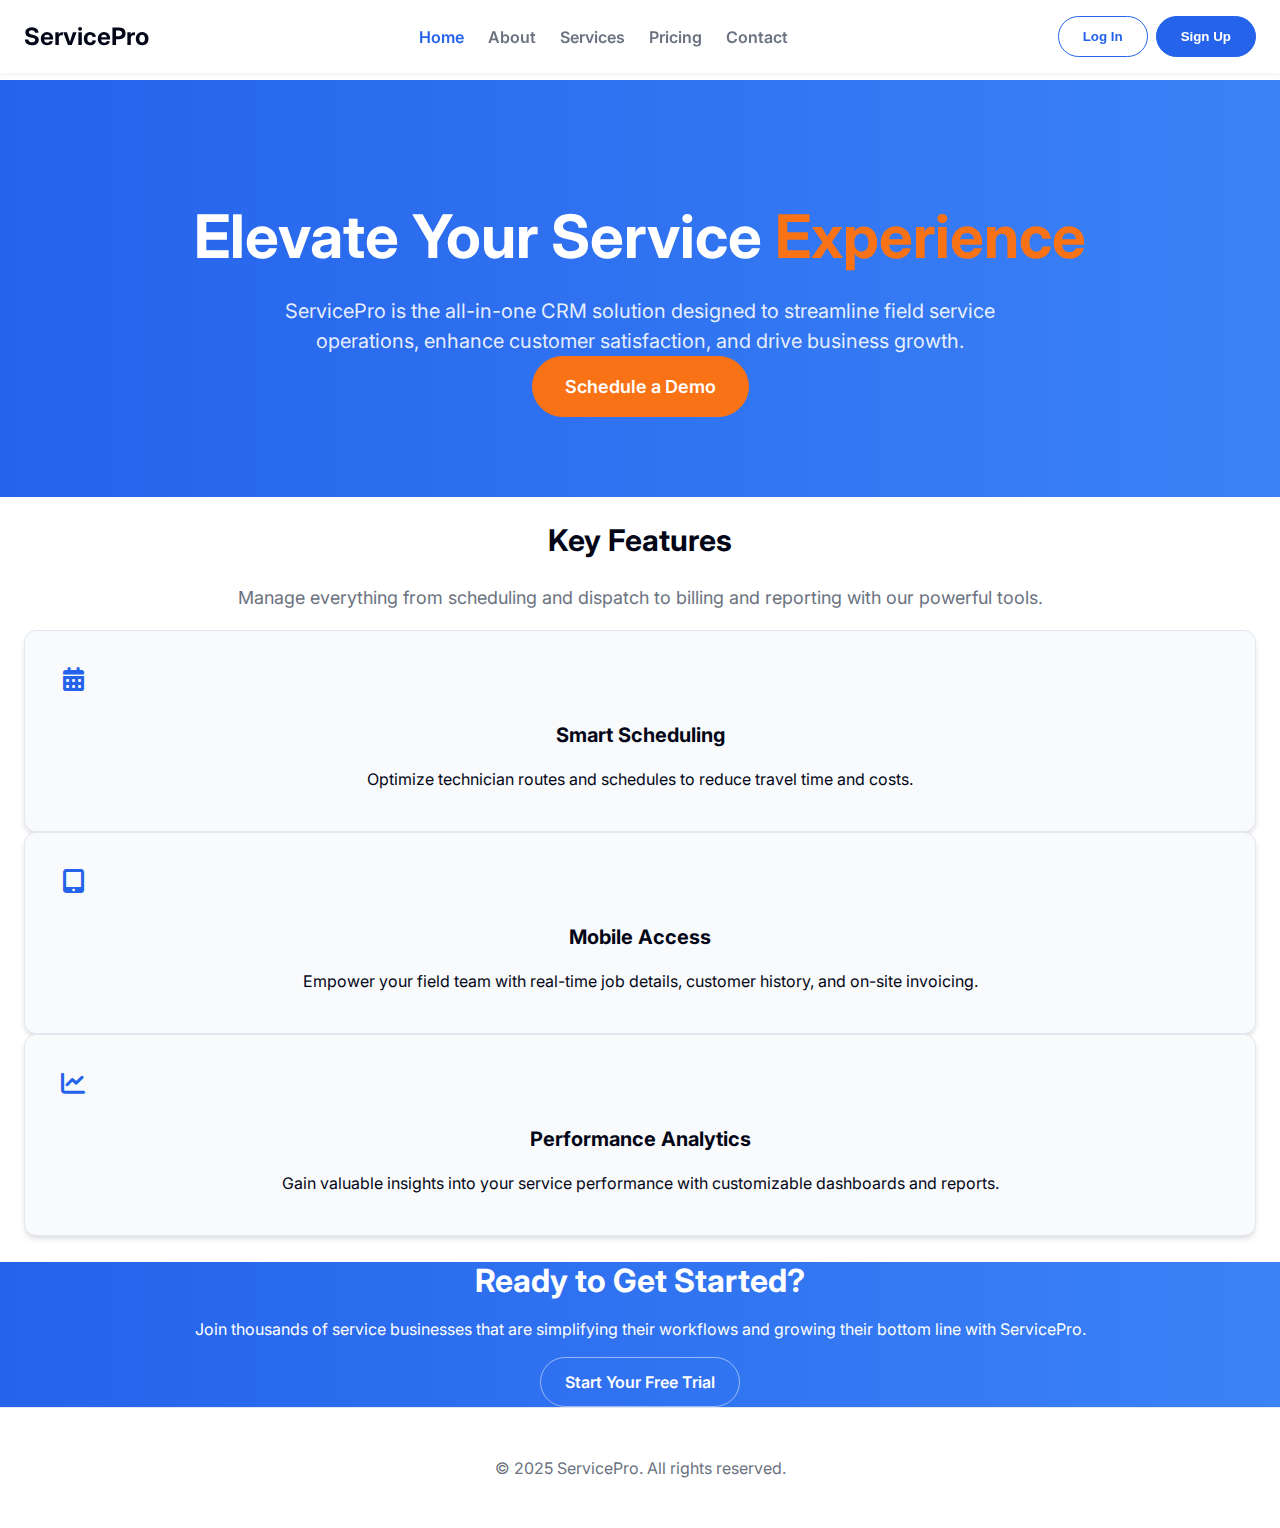
<file: index.html>
<!DOCTYPE html>
<html lang="en">

<head>
    <meta charset="UTF-8">
    <meta name="viewport" content="width=device-width, initial-scale=1.0">
    <title>ServicePro - Home</title>
    <link rel="stylesheet" href="style.css">
    <link rel="stylesheet" href="https://cdnjs.cloudflare.com/ajax/libs/font-awesome/6.0.0-beta3/css/all.min.css">
</head>

<body>

    <header class="header">
        <div class="container">
            <nav class="nav">
                <a href="#" class="logo">ServicePro</a>
                <ul class="nav-links">
                    <li><a href="index.html" class="active">Home</a></li>
                    <li><a href="about.html">About</a></li>
                    <li><a href="services.html">Services</a></li>
                    <li><a href="pricing.html">Pricing</a></li>
                    <li><a href="contact.html">Contact</a></li>
                </ul>
                <div class="nav-actions">
                    <button class="button button-secondary">Log In</button>
                    <button class="button button-primary">Sign Up</button>
                </div>
            </nav>
        </div>
    </header>

    <main class="main-content">
        <section class="hero-section">
            <div class="container text-center">
                <h1 class="hero-title">Elevate Your Service <span class="accent-text">Experience</span></h1>
                <p class="hero-subtitle">ServicePro is the all-in-one CRM solution designed to streamline field service operations, enhance customer satisfaction, and drive business growth.</p>
                <div class="mt-8">
                    <a href="#" class="button button-hero">Schedule a Demo</a>
                </div>
            </div>
        </section>

        <section class="py-20">
            <div class="container text-center">
                <h2 class="info-title">Key Features</h2>
                <p class="info-subtitle mb-12">Manage everything from scheduling and dispatch to billing and reporting with our powerful tools.</p>
                <div class="grid grid-cols-1 md:grid-cols-2 lg:grid-cols-3 gap-8">
                    <div class="card shadow-elevated text-left">
                        <div class="card-content flex-center-top">
                            <div class="icon-container primary-bg"><i class="fas fa-calendar-alt icon-primary"></i></div>
                            <div>
                                <h3>Smart Scheduling</h3>
                                <p class="text-muted">Optimize technician routes and schedules to reduce travel time and costs.</p>
                            </div>
                        </div>
                    </div>
                    <div class="card shadow-elevated text-left">
                        <div class="card-content flex-center-top">
                            <div class="icon-container primary-bg"><i class="fas fa-tablet-alt icon-primary"></i></div>
                            <div>
                                <h3>Mobile Access</h3>
                                <p class="text-muted">Empower your field team with real-time job details, customer history, and on-site invoicing.</p>
                            </div>
                        </div>
                    </div>
                    <div class="card shadow-elevated text-left">
                        <div class="card-content flex-center-top">
                            <div class="icon-container primary-bg"><i class="fas fa-chart-line icon-primary"></i></div>
                            <div>
                                <h3>Performance Analytics</h3>
                                <p class="text-muted">Gain valuable insights into your service performance with customizable dashboards and reports.</p>
                            </div>
                        </div>
                    </div>
                </div>
            </div>
        </section>

        <section class="py-20 bg-gradient-primary">
            <div class="container text-center">
                <h2 class="text-primary-foreground text-3xl md:text-4xl font-bold mb-4">Ready to Get Started?</h2>
                <p class="text-primary-foreground/80 text-lg max-w-2xl mx-auto mb-8">Join thousands of service businesses that are simplifying their workflows and growing their bottom line with ServicePro.</p>
                <a href="#" class="button button-outline-light">Start Your Free Trial</a>
            </div>
        </section>
    </main>

    <footer class="footer">
        <div class="container text-center">
            <p>&copy; 2025 ServicePro. All rights reserved.</p>
        </div>
    </footer>

</body>

</html>
</file>
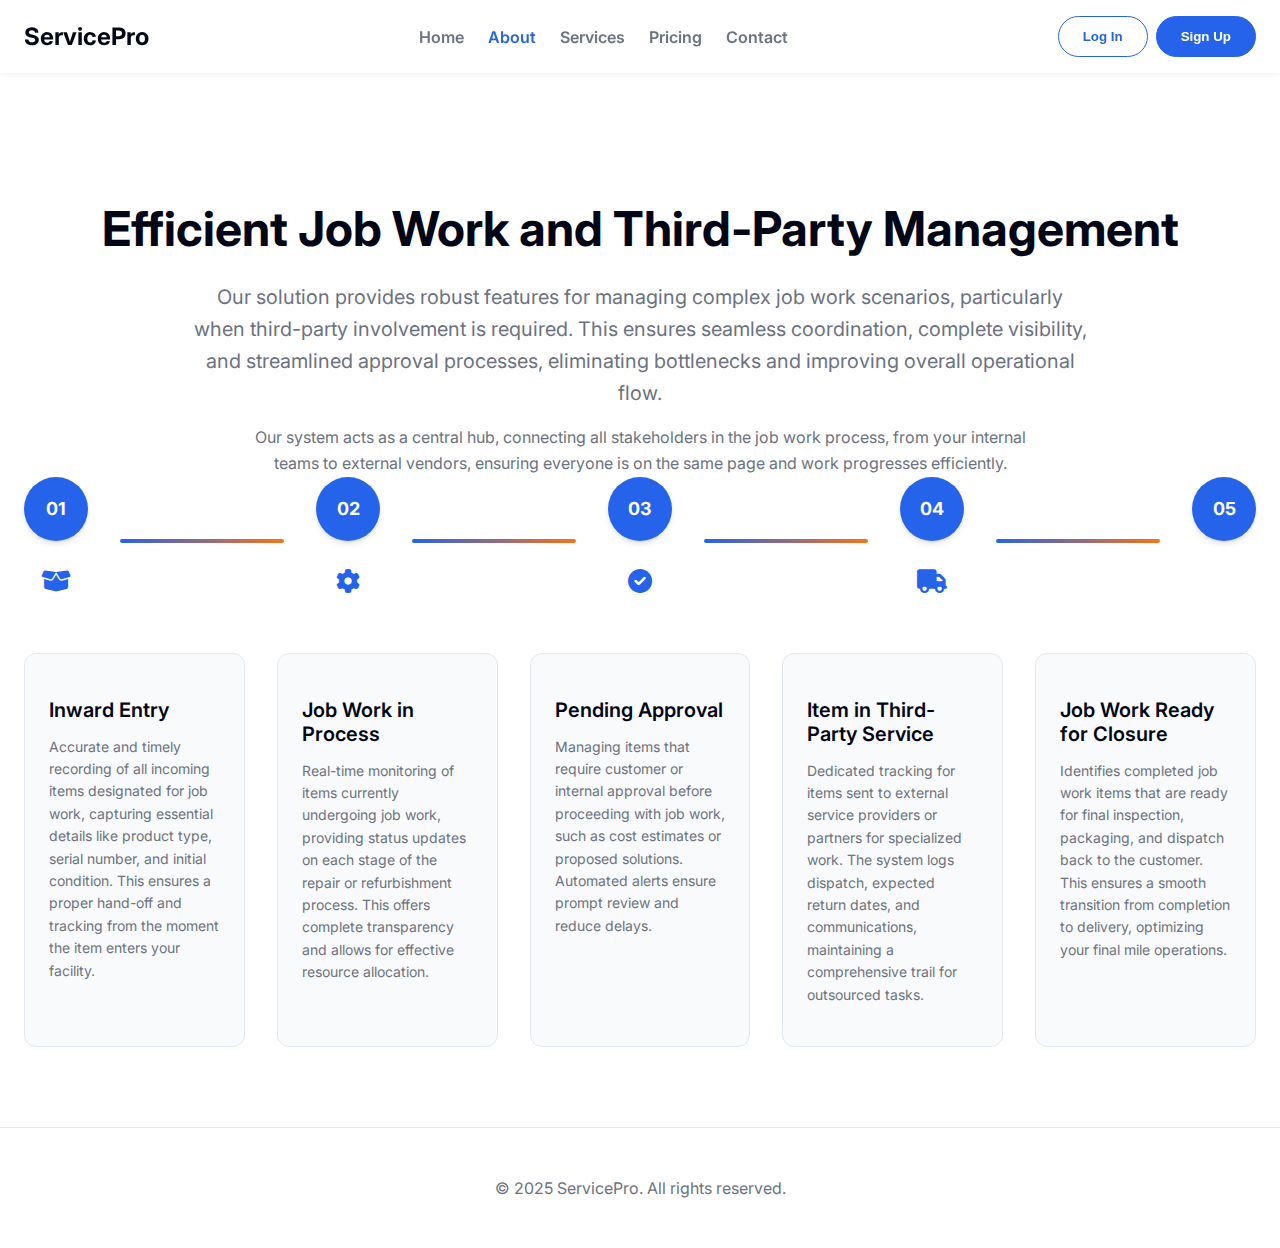
<file: about.html>
<!DOCTYPE html>
<html lang="en">

<head>
    <meta charset="UTF-8">
    <meta name="viewport" content="width=device-width, initial-scale=1.0">
    <title>About Us - ServicePro</title>
    <link rel="stylesheet" href="style.css">
    <link rel="stylesheet" href="https://cdnjs.cloudflare.com/ajax/libs/font-awesome/6.0.0-beta3/css/all.min.css">
</head>

<body>

    <header class="header">
        <div class="container">
            <nav class="nav">
                <a href="index.html" class="logo">ServicePro</a>
                <ul class="nav-links">
                    <li><a href="index.html">Home</a></li>
                    <li><a href="about.html" class="active">About</a></li>
                    <li><a href="services.html">Services</a></li>
                    <li><a href="pricing.html">Pricing</a></li>
                    <li><a href="contact.html">Contact</a></li>
                </ul>
                <div class="nav-actions">
                    <button class="button button-secondary">Log In</button>
                    <button class="button button-primary">Sign Up</button>
                </div>
            </nav>
        </div>
    </header>

    <main class="main-content">
        <section id="workflow" class="workflow-section">
            <div class="container">
                <div class="text-center mb-16">
                    <h2 class="workflow-title">
                        Efficient Job Work and
                        <span class="text-primary">Third-Party Management</span>
                    </h2>
                    <p class="workflow-subtitle">
                        Our solution provides robust features for managing complex job work scenarios, particularly when third-party involvement is required. This ensures seamless coordination, complete visibility, and streamlined approval processes, eliminating bottlenecks
                        and improving overall operational flow.
                    </p>
                    <p class="workflow-subtext">
                        Our system acts as a central hub, connecting all stakeholders in the job work process, from your internal teams to external vendors, ensuring everyone is on the same page and work progresses efficiently.
                    </p>
                </div>

                <div class="relative">
                    <div class="hidden md:block">
                        <div class="flex-timeline">
                            <div class="flex-col-center">
                                <div class="step-circle primary-bg-light">01</div>
                                <div class="icon-circle primary-bg-light">
                                    <i class="fas fa-box-open icon-primary"></i>
                                </div>
                            </div>
                            <div class="timeline-line"></div>

                            <div class="flex-col-center">
                                <div class="step-circle primary-bg-light">02</div>
                                <div class="icon-circle primary-bg-light">
                                    <i class="fas fa-cog icon-primary"></i>
                                </div>
                            </div>
                            <div class="timeline-line"></div>

                            <div class="flex-col-center">
                                <div class="step-circle primary-bg-light">03</div>
                                <div class="icon-circle primary-bg-light">
                                    <i class="fas fa-check-circle icon-primary"></i>
                                </div>
                            </div>
                            <div class="timeline-line"></div>

                            <div class="flex-col-center">
                                <div class="step-circle primary-bg-light">04</div>
                                <div class="icon-circle primary-bg-light">
                                    <i class="fas fa-truck icon-primary"></i>
                                </div>
                            </div>
                            <div class="timeline-line"></div>

                            <div class="flex-col-center">
                                <div class="step-circle primary-bg-light">05</div>
                                <div class="icon-circle primary-bg-light">
                                    <i class="fas fa-file-check icon-primary"></i>
                                </div>
                            </div>
                        </div>
                    </div>

                    <div class="process-cards-grid">
                        <div class="workflow-card">
                            <div class="workflow-step-mobile">01</div>
                            <h3 class="workflow-card-title">Inward Entry</h3>
                            <p class="workflow-card-description">
                                Accurate and timely recording of all incoming items designated for job work, capturing essential details like product type, serial number, and initial condition. This ensures a proper hand-off and tracking from the moment the item enters your facility.
                            </p>
                        </div>
                        <div class="workflow-card">
                            <div class="workflow-step-mobile">02</div>
                            <h3 class="workflow-card-title">Job Work in Process</h3>
                            <p class="workflow-card-description">
                                Real-time monitoring of items currently undergoing job work, providing status updates on each stage of the repair or refurbishment process. This offers complete transparency and allows for effective resource allocation.
                            </p>
                        </div>
                        <div class="workflow-card">
                            <div class="workflow-step-mobile">03</div>
                            <h3 class="workflow-card-title">Pending Approval</h3>
                            <p class="workflow-card-description">
                                Managing items that require customer or internal approval before proceeding with job work, such as cost estimates or proposed solutions. Automated alerts ensure prompt review and reduce delays.
                            </p>
                        </div>
                        <div class="workflow-card">
                            <div class="workflow-step-mobile">04</div>
                            <h3 class="workflow-card-title">Item in Third-Party Service</h3>
                            <p class="workflow-card-description">
                                Dedicated tracking for items sent to external service providers or partners for specialized work. The system logs dispatch, expected return dates, and communications, maintaining a comprehensive trail for outsourced tasks.
                            </p>
                        </div>
                        <div class="workflow-card">
                            <div class="workflow-step-mobile">05</div>
                            <h3 class="workflow-card-title">Job Work Ready for Closure</h3>
                            <p class="workflow-card-description">
                                Identifies completed job work items that are ready for final inspection, packaging, and dispatch back to the customer. This ensures a smooth transition from completion to delivery, optimizing your final mile operations.
                            </p>
                        </div>
                    </div>
                </div>
            </div>
        </section>
    </main>

    <footer class="footer">
        <div class="container text-center">
            <p>&copy; 2025 ServicePro. All rights reserved.</p>
        </div>
    </footer>

</body>

</html>
</file>
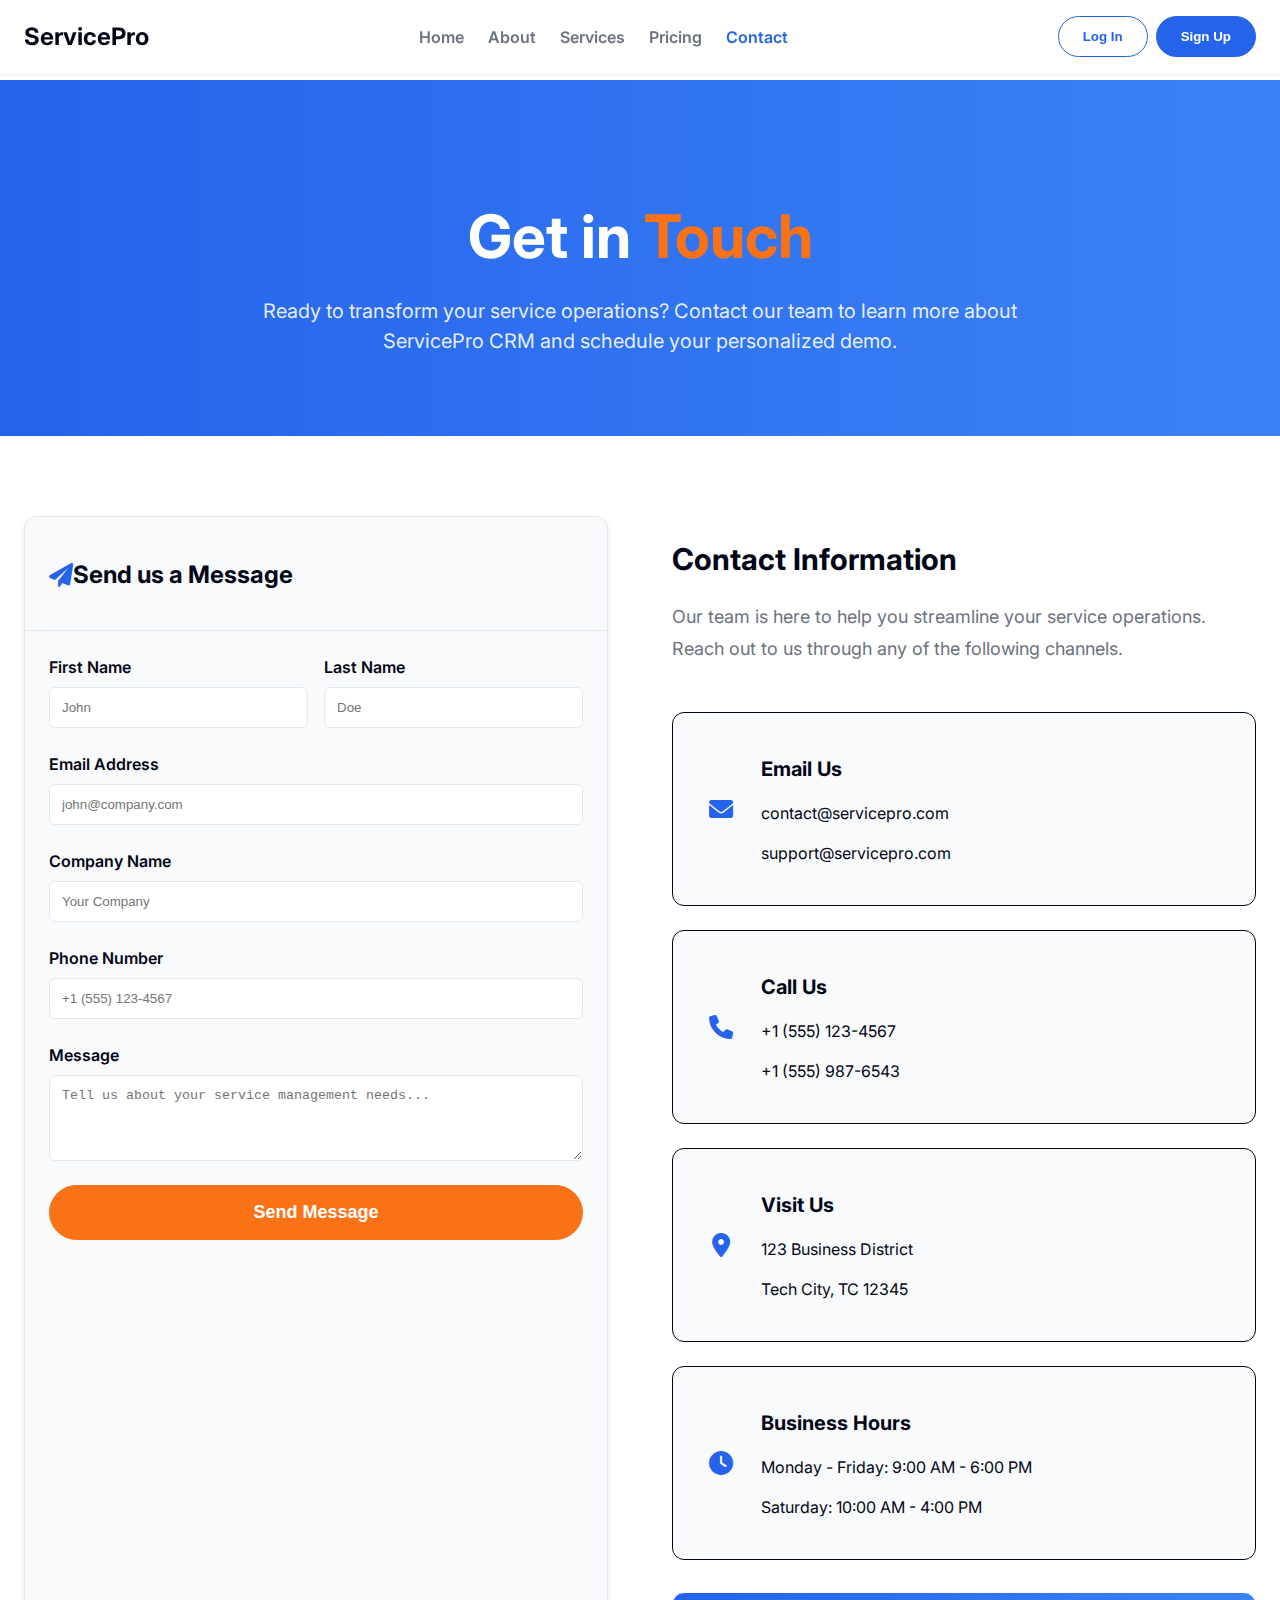
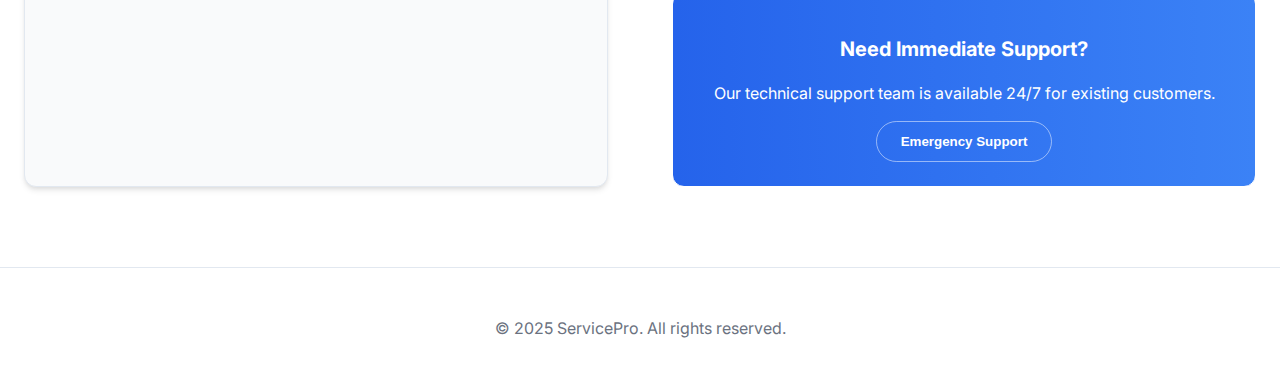
<file: contact.html>
<!DOCTYPE html>
<html lang="en">

<head>
    <meta charset="UTF-8">
    <meta name="viewport" content="width=device-width, initial-scale=1.0">
    <title>Contact Us - ServicePro</title>
    <link rel="stylesheet" href="style.css">
    <link rel="stylesheet" href="https://cdnjs.cloudflare.com/ajax/libs/font-awesome/6.0.0-beta3/css/all.min.css">
</head>

<body>

    <header class="header">
        <div class="container">
            <nav class="nav">
                <a href="#" class="logo">ServicePro</a>
                <ul class="nav-links">
                    <li><a href="index.html">Home</a></li>
                    <li><a href="about.html">About</a></li>
                    <li><a href="services.html">Services</a></li>
                    <li><a href="pricing.html">Pricing</a></li>
                    <li><a href="contact.html" class="active">Contact</a></li>
                </ul>
                <div class="nav-actions">
                    <button class="button button-secondary">Log In</button>
                    <button class="button button-primary">Sign Up</button>
                </div>
            </nav>
        </div>
    </header>

    <main class="main-content">
        <section class="hero-section">
            <div class="container text-center">
                <h1 class="hero-title">Get in <span class="accent-text">Touch</span></h1>
                <p class="hero-subtitle">Ready to transform your service operations? Contact our team to learn more about ServicePro CRM and schedule your personalized demo.</p>
            </div>
        </section>

        <section class="contact-section">
            <div class="container grid-layout">
                <div class="card shadow-elevated">
                    <div class="card-header">
                        <h2 class="card-title"><i class="fas fa-paper-plane icon-primary"></i> Send us a Message</h2>
                    </div>
                    <div class="card-content">
                        <form class="contact-form">
                            <div class="form-grid">
                                <div class="form-group">
                                    <label for="firstName">First Name</label>
                                    <input id="firstName" type="text" placeholder="John" />
                                </div>
                                <div class="form-group">
                                    <label for="lastName">Last Name</label>
                                    <input id="lastName" type="text" placeholder="Doe" />
                                </div>
                            </div>
                            <div class="form-group">
                                <label for="email">Email Address</label>
                                <input id="email" type="email" placeholder="john@company.com" />
                            </div>
                            <div class="form-group">
                                <label for="company">Company Name</label>
                                <input id="company" type="text" placeholder="Your Company" />
                            </div>
                            <div class="form-group">
                                <label for="phone">Phone Number</label>
                                <input id="phone" type="tel" placeholder="+1 (555) 123-4567" />
                            </div>
                            <div class="form-group">
                                <label for="message">Message</label>
                                <textarea id="message" placeholder="Tell us about your service management needs..." rows="4"></textarea>
                            </div>
                            <button type="submit" class="button button-hero full-width">Send Message</button>
                        </form>
                    </div>
                </div>

                <div class="info-section">
                    <div>
                        <h2 class="info-title">Contact Information</h2>
                        <p class="info-subtitle">Our team is here to help you streamline your service operations. Reach out to us through any of the following channels.</p>
                    </div>
                    <div class="info-cards-group">
                        <div class="card border-primary">
                            <div class="card-content flex-center">
                                <div class="icon-container primary-bg"><i class="fas fa-envelope icon-primary"></i></div>
                                <div>
                                    <h3>Email Us</h3>
                                    <p>contact@servicepro.com</p>
                                    <p>support@servicepro.com</p>
                                </div>
                            </div>
                        </div>
                        <div class="card border-primary">
                            <div class="card-content flex-center">
                                <div class="icon-container primary-bg"><i class="fas fa-phone icon-primary"></i></div>
                                <div>
                                    <h3>Call Us</h3>
                                    <p>+1 (555) 123-4567</p>
                                    <p>+1 (555) 987-6543</p>
                                </div>
                            </div>
                        </div>
                        <div class="card border-primary">
                            <div class="card-content flex-center">
                                <div class="icon-container primary-bg"><i class="fas fa-map-marker-alt icon-primary"></i></div>
                                <div>
                                    <h3>Visit Us</h3>
                                    <p>123 Business District</p>
                                    <p>Tech City, TC 12345</p>
                                </div>
                            </div>
                        </div>
                        <div class="card border-primary">
                            <div class="card-content flex-center">
                                <div class="icon-container primary-bg"><i class="fas fa-clock icon-primary"></i></div>
                                <div>
                                    <h3>Business Hours</h3>
                                    <p>Monday - Friday: 9:00 AM - 6:00 PM</p>
                                    <p>Saturday: 10:00 AM - 4:00 PM</p>
                                </div>
                            </div>
                        </div>
                    </div>
                    <div class="card bg-gradient-primary border-primary text-center">
                        <div class="card-content">
                            <h3>Need Immediate Support?</h3>
                            <p>Our technical support team is available 24/7 for existing customers.</p>
                            <button class="button button-outline-light">Emergency Support</button>
                        </div>
                    </div>
                </div>
            </div>
        </section>
    </main>

    <footer class="footer">
        <div class="container text-center">
            <p>&copy; 2025 ServicePro. All rights reserved.</p>
        </div>
    </footer>

</body>

</html>
</file>
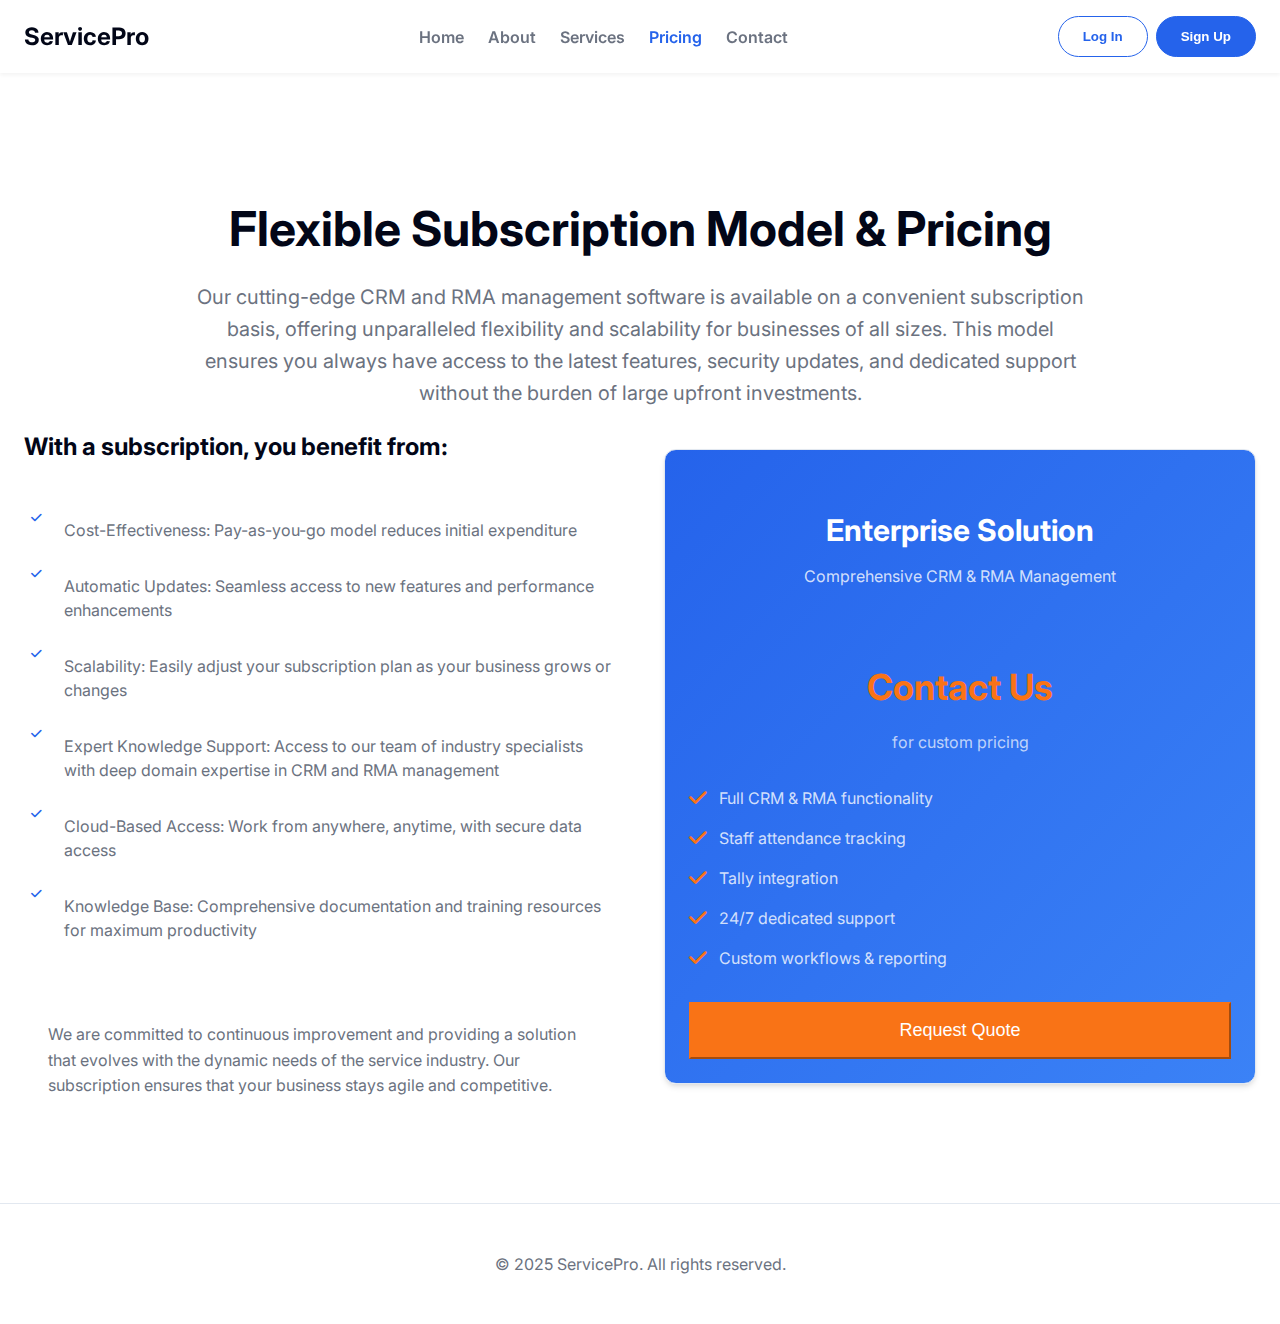
<file: pricing.html>
<!DOCTYPE html>
<html lang="en">

<head>
    <meta charset="UTF-8">
    <meta name="viewport" content="width=device-width, initial-scale=1.0">
    <title>Pricing - ServicePro</title>
    <link rel="stylesheet" href="style.css">
    <link rel="stylesheet" href="https://cdnjs.cloudflare.com/ajax/libs/font-awesome/6.0.0-beta3/css/all.min.css">
</head>

<body>

    <header class="header">
        <div class="container">
            <nav class="nav">
                <a href="index.html" class="logo">ServicePro</a>
                <ul class="nav-links">
                    <li><a href="index.html">Home</a></li>
                    <li><a href="about.html">About</a></li>
                    <li><a href="services.html">Services</a></li>
                    <li><a href="pricing.html" class="active">Pricing</a></li>
                    <li><a href="contact.html">Contact</a></li>
                </ul>
                <div class="nav-actions">
                    <button class="button button-secondary">Log In</button>
                    <button class="button button-primary">Sign Up</button>
                </div>
            </nav>
        </div>
    </header>

    <main class="main-content">
        <section id="pricing" class="pricing-section">
            <div class="container">
                <div class="text-center mb-16">
                    <h2 class="title">
                        Flexible Subscription Model &
                        <span class="text-primary">Pricing</span>
                    </h2>
                    <p class="subtitle">
                        Our cutting-edge CRM and RMA management software is available on a convenient subscription basis, offering unparalleled flexibility and scalability for businesses of all sizes. This model ensures you always have access to the latest features, security
                        updates, and dedicated support without the burden of large upfront investments.
                    </p>
                </div>

                <div class="grid-container">
                    <div class="benefits-column">
                        <h3 class="benefits-title">
                            With a subscription, you benefit from:
                        </h3>

                        <div class="space-y-6">
                            <div class="benefit-item">
                                <div class="icon-wrapper">
                                    <i class="fas fa-check icon-primary-sm"></i>
                                </div>
                                <p class="benefit-text">
                                    <span class="font-semibold text-foreground">Cost-Effectiveness:</span> Pay-as-you-go model reduces initial expenditure
                                </p>
                            </div>
                            <div class="benefit-item">
                                <div class="icon-wrapper">
                                    <i class="fas fa-check icon-primary-sm"></i>
                                </div>
                                <p class="benefit-text">
                                    <span class="font-semibold text-foreground">Automatic Updates:</span> Seamless access to new features and performance enhancements
                                </p>
                            </div>
                            <div class="benefit-item">
                                <div class="icon-wrapper">
                                    <i class="fas fa-check icon-primary-sm"></i>
                                </div>
                                <p class="benefit-text">
                                    <span class="font-semibold text-foreground">Scalability:</span> Easily adjust your subscription plan as your business grows or changes
                                </p>
                            </div>
                            <div class="benefit-item">
                                <div class="icon-wrapper">
                                    <i class="fas fa-check icon-primary-sm"></i>
                                </div>
                                <p class="benefit-text">
                                    <span class="font-semibold text-foreground">Expert Knowledge Support:</span> Access to our team of industry specialists with deep domain expertise in CRM and RMA management
                                </p>
                            </div>
                            <div class="benefit-item">
                                <div class="icon-wrapper">
                                    <i class="fas fa-check icon-primary-sm"></i>
                                </div>
                                <p class="benefit-text">
                                    <span class="font-semibold text-foreground">Cloud-Based Access:</span> Work from anywhere, anytime, with secure data access
                                </p>
                            </div>
                            <div class="benefit-item">
                                <div class="icon-wrapper">
                                    <i class="fas fa-check icon-primary-sm"></i>
                                </div>
                                <p class="benefit-text">
                                    <span class="font-semibold text-foreground">Knowledge Base:</span> Comprehensive documentation and training resources for maximum productivity
                                </p>
                            </div>
                        </div>

                        <div class="note-box">
                            <p class="note-text">
                                We are committed to continuous improvement and providing a solution that evolves with the dynamic needs of the service industry. Our subscription ensures that your business stays agile and competitive.
                            </p>
                        </div>
                    </div>

                    <div class="pricing-card card-gradient shadow-elevated">
                        <div class="pricing-header">
                            <h3 class="card-title-light">Enterprise Solution</h3>
                            <p class="card-subtitle-light">Comprehensive CRM & RMA Management</p>
                        </div>
                        <div class="pricing-content">
                            <div class="pricing-cta">
                                <div class="price-text">Contact Us</div>
                                <p class="price-subtitle">for custom pricing</p>
                            </div>

                            <div class="features-list">
                                <div class="feature-item">
                                    <i class="fas fa-check icon-accent"></i>
                                    <span class="feature-text">Full CRM & RMA functionality</span>
                                </div>
                                <div class="feature-item">
                                    <i class="fas fa-check icon-accent"></i>
                                    <span class="feature-text">Staff attendance tracking</span>
                                </div>
                                <div class="feature-item">
                                    <i class="fas fa-check icon-accent"></i>
                                    <span class="feature-text">Tally integration</span>
                                </div>
                                <div class="feature-item">
                                    <i class="fas fa-check icon-accent"></i>
                                    <span class="feature-text">24/7 dedicated support</span>
                                </div>
                                <div class="feature-item">
                                    <i class="fas fa-check icon-accent"></i>
                                    <span class="feature-text">Custom workflows & reporting</span>
                                </div>
                            </div>

                            <button class="button-hero full-width">
                                Request Quote
                            </button>
                        </div>
                    </div>
                </div>
            </div>
        </section>
    </main>

    <footer class="footer">
        <div class="container text-center">
            <p>&copy; 2025 ServicePro. All rights reserved.</p>
        </div>
    </footer>

</body>

</html>
</file>
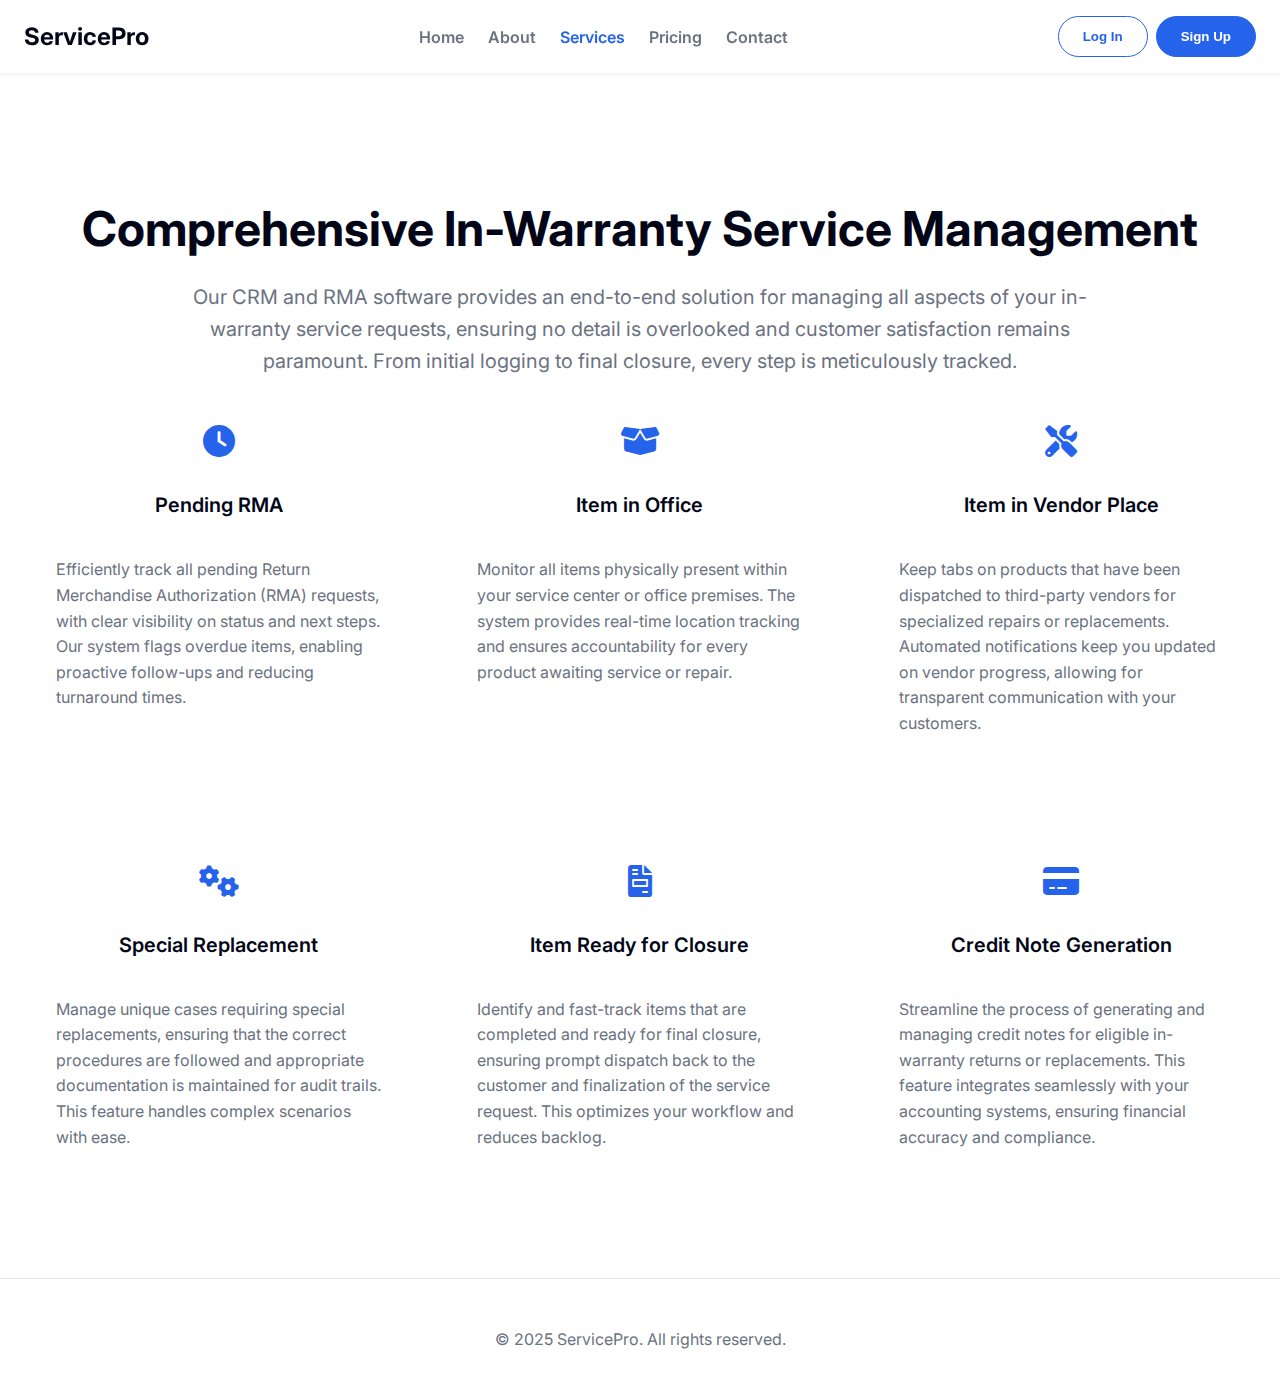
<file: services.html>
<!DOCTYPE html>
<html lang="en">

<head>
    <meta charset="UTF-8">
    <meta name="viewport" content="width=device-width, initial-scale=1.0">
    <title>Services - ServicePro</title>
    <link rel="stylesheet" href="style.css">
    <link rel="stylesheet" href="https://cdnjs.cloudflare.com/ajax/libs/font-awesome/6.0.0-beta3/css/all.min.css">
</head>

<body>

    <header class="header">
        <div class="container">
            <nav class="nav">
                <a href="index.html" class="logo">ServicePro</a>
                <ul class="nav-links">
                    <li><a href="index.html">Home</a></li>
                    <li><a href="about.html">About</a></li>
                    <li><a href="services.html" class="active">Services</a></li>
                    <li><a href="pricing.html">Pricing</a></li>
                    <li><a href="contact.html">Contact</a></li>
                </ul>
                <div class="nav-actions">
                    <button class="button button-secondary">Log In</button>
                    <button class="button button-primary">Sign Up</button>
                </div>
            </nav>
        </div>
    </header>

    <main class="main-content">
        <section id="features" class="services-section">
            <div class="container animate-fade-in">
                <div class="text-center mb-16">
                    <h2 class="services-title">
                        Comprehensive In-Warranty
                        <span class="text-primary">Service Management</span>
                    </h2>
                    <p class="services-subtitle">
                        Our CRM and RMA software provides an end-to-end solution for managing all aspects of your in-warranty service requests, ensuring no detail is overlooked and customer satisfaction remains paramount. From initial logging to final closure, every step is
                        meticulously tracked.
                    </p>
                </div>

                <div class="services-grid">
                    <div class="service-card">
                        <div class="card-header-services text-center">
                            <div class="service-icon-wrapper">
                                <i class="fas fa-clock service-icon"></i>
                            </div>
                            <h3 class="service-card-title">Pending RMA</h3>
                        </div>
                        <div class="service-card-content">
                            <p class="service-card-description">
                                Efficiently track all pending Return Merchandise Authorization (RMA) requests, with clear visibility on status and next steps. Our system flags overdue items, enabling proactive follow-ups and reducing turnaround times.
                            </p>
                        </div>
                    </div>

                    <div class="service-card">
                        <div class="card-header-services text-center">
                            <div class="service-icon-wrapper">
                                <i class="fas fa-box-open service-icon"></i>
                            </div>
                            <h3 class="service-card-title">Item in Office</h3>
                        </div>
                        <div class="service-card-content">
                            <p class="service-card-description">
                                Monitor all items physically present within your service center or office premises. The system provides real-time location tracking and ensures accountability for every product awaiting service or repair.
                            </p>
                        </div>
                    </div>

                    <div class="service-card">
                        <div class="card-header-services text-center">
                            <div class="service-icon-wrapper">
                                <i class="fas fa-tools service-icon"></i>
                            </div>
                            <h3 class="service-card-title">Item in Vendor Place</h3>
                        </div>
                        <div class="service-card-content">
                            <p class="service-card-description">
                                Keep tabs on products that have been dispatched to third-party vendors for specialized repairs or replacements. Automated notifications keep you updated on vendor progress, allowing for transparent communication with your customers.
                            </p>
                        </div>
                    </div>

                    <div class="service-card">
                        <div class="card-header-services text-center">
                            <div class="service-icon-wrapper">
                                <i class="fas fa-cogs service-icon"></i>
                            </div>
                            <h3 class="service-card-title">Special Replacement</h3>
                        </div>
                        <div class="service-card-content">
                            <p class="service-card-description">
                                Manage unique cases requiring special replacements, ensuring that the correct procedures are followed and appropriate documentation is maintained for audit trails. This feature handles complex scenarios with ease.
                            </p>
                        </div>
                    </div>

                    <div class="service-card">
                        <div class="card-header-services text-center">
                            <div class="service-icon-wrapper">
                                <i class="fas fa-file-invoice service-icon"></i>
                            </div>
                            <h3 class="service-card-title">Item Ready for Closure</h3>
                        </div>
                        <div class="service-card-content">
                            <p class="service-card-description">
                                Identify and fast-track items that are completed and ready for final closure, ensuring prompt dispatch back to the customer and finalization of the service request. This optimizes your workflow and reduces backlog.
                            </p>
                        </div>
                    </div>

                    <div class="service-card">
                        <div class="card-header-services text-center">
                            <div class="service-icon-wrapper">
                                <i class="fas fa-credit-card service-icon"></i>
                            </div>
                            <h3 class="service-card-title">Credit Note Generation</h3>
                        </div>
                        <div class="service-card-content">
                            <p class="service-card-description">
                                Streamline the process of generating and managing credit notes for eligible in-warranty returns or replacements. This feature integrates seamlessly with your accounting systems, ensuring financial accuracy and compliance.
                            </p>
                        </div>
                    </div>
                </div>
            </div>
        </section>
    </main>

    <footer class="footer">
        <div class="container text-center">
            <p>&copy; 2025 ServicePro. All rights reserved.</p>
        </div>
    </footer>

</body>

</html>
</file>
<file: style.css>
/* Custom Fonts */

@import url('https://fonts.googleapis.com/css2?family=Inter:wght@400;600;700&display=swap');

/* Tailwind-like base styles */

:root {
    --background: #ffffff;
    --foreground: #020617;
    --primary: #2563eb;
    --primary-foreground: #ffffff;
    --secondary: #64748b;
    --secondary-foreground: #ffffff;
    --accent: #f97316;
    --muted-foreground: #6b7280;
    --card: #f9fafb;
    --border: #e2e8f0;
    --input: #e2e8f0;
    --ring: #93c5fd;
}

.dark {
    --background: #020617;
    --foreground: #f9fafb;
    --primary: #3b82f6;
    --primary-foreground: #ffffff;
    --secondary: #94a3b8;
    --secondary-foreground: #020617;
    --accent: #fb923c;
    --muted-foreground: #94a3b8;
    --card: #0e122b;
    --border: #1e293b;
    --input: #1e293b;
    --ring: #1d4ed8;
}

* {
    box-sizing: border-box;
}

body {
    font-family: 'Inter', sans-serif;
    background-color: var(--background);
    color: var(--foreground);
    margin: 0;
    padding: 0;
    line-height: 1.5;
}

.container {
    max-width: 1280px;
    margin-left: auto;
    margin-right: auto;
    padding-left: 1.5rem;
    padding-right: 1.5rem;
}


/* Typography */

h1,
h2,
h3 {
    font-weight: 700;
    line-height: 1.2;
}

h1 {
    font-size: 3rem;
    margin-bottom: 1.5rem;
}

h2 {
    font-size: 2rem;
    margin-bottom: 1rem;
}

h3 {
    font-size: 1.25rem;
}

p {
    font-size: 1rem;
    margin-bottom: 1rem;
}

.text-center {
    text-align: center;
}

.accent-text {
    color: var(--accent);
}


/* Layout and Components */

.header {
    background-color: var(--background);
    position: fixed;
    top: 0;
    left: 0;
    width: 100%;
    z-index: 50;
    padding: 1rem 0;
    box-shadow: 0 2px 4px rgba(0, 0, 0, 0.05);
}

.nav {
    display: flex;
    justify-content: space-between;
    align-items: center;
}

.logo {
    font-size: 1.5rem;
    font-weight: bold;
    color: var(--foreground);
    text-decoration: none;
}

.nav-links {
    display: flex;
    list-style: none;
    gap: 1.5rem;
    margin: 0;
    padding: 0;
}

.nav-links a {
    color: var(--muted-foreground);
    text-decoration: none;
    font-weight: 600;
    transition: color 0.2s ease-in-out;
}

.nav-links a:hover,
.nav-links a.active {
    color: var(--primary);
}

.nav-actions {
    display: flex;
    gap: 0.5rem;
}

.button {
    padding: 0.75rem 1.5rem;
    border-radius: 9999px;
    font-weight: 600;
    border: 1px solid transparent;
    cursor: pointer;
    transition: all 0.2s ease-in-out;
    text-decoration: none;
    text-align: center;
    display: inline-block;
}

.button-primary {
    background-color: var(--primary);
    color: var(--primary-foreground);
    border-color: var(--primary);
}

.button-primary:hover {
    background-color: #1e40af;
    border-color: #1e40af;
}

.button-secondary {
    background-color: transparent;
    color: var(--primary);
    border-color: var(--primary);
}

.button-secondary:hover {
    background-color: var(--primary);
    color: var(--primary-foreground);
}

.main-content {
    padding-top: 5rem;
}

.hero-section {
    padding: 5rem 0;
    background-image: linear-gradient(to right, var(--primary), #3b82f6);
    color: var(--primary-foreground);
}

.hero-title {
    font-size: 3.75rem;
    font-weight: bold;
}

.hero-subtitle {
    font-size: 1.25rem;
    max-width: 48rem;
    margin: 0 auto;
    color: rgba(255, 255, 255, 0.9);
}

.contact-section {
    padding: 5rem 0;
}

.grid-layout {
    display: grid;
    grid-template-columns: 1fr;
    gap: 4rem;
}

@media (min-width: 1024px) {
    .grid-layout {
        grid-template-columns: 1fr 1fr;
    }
}

.card {
    background-color: var(--card);
    border: 1px solid var(--border);
    border-radius: 0.75rem;
    overflow: hidden;
}

.shadow-elevated {
    box-shadow: 0 4px 6px -1px rgba(0, 0, 0, 0.1), 0 2px 4px -1px rgba(0, 0, 0, 0.06);
}

.card-header {
    padding: 1.5rem;
    border-bottom: 1px solid var(--border);
}

.card-title {
    font-size: 1.5rem;
    font-weight: 700;
    color: var(--foreground);
    display: flex;
    align-items: center;
}

.card-content {
    padding: 1.5rem;
}

.contact-form {
    display: flex;
    flex-direction: column;
    gap: 1.5rem;
}

.form-grid {
    display: grid;
    grid-template-columns: 1fr;
    gap: 1rem;
}

@media (min-width: 768px) {
    .form-grid {
        grid-template-columns: 1fr 1fr;
    }
}

.form-group {
    display: flex;
    flex-direction: column;
    gap: 0.5rem;
}

label {
    font-weight: 600;
    color: var(--foreground);
}

input,
textarea {
    width: 100%;
    padding: 0.75rem;
    border-radius: 0.375rem;
    border: 1px solid var(--input);
    background-color: var(--background);
    color: var(--foreground);
    transition: border-color 0.2s ease-in-out;
}

input:focus,
textarea:focus {
    outline: none;
    border-color: var(--primary);
}

textarea {
    resize: vertical;
}

.button-hero {
    background-color: var(--accent);
    color: var(--primary-foreground);
    border-color: var(--accent);
    font-size: 1.125rem;
    padding: 1rem 2rem;
}

.button-hero:hover {
    background-color: #c05621;
    border-color: #c05621;
}

.full-width {
    width: 100%;
}

.info-section {
    display: flex;
    flex-direction: column;
    gap: 2rem;
}

.info-title {
    font-size: 1.875rem;
    font-weight: 700;
    margin-bottom: 1.5rem;
}

.info-subtitle {
    color: var(--muted-foreground);
    font-size: 1.125rem;
    line-height: 1.75;
}

.info-cards-group {
    display: flex;
    flex-direction: column;
    gap: 1.5rem;
}

.border-primary {
    border-color: rgba(var(--primary), 0.2);
}

.flex-center {
    display: flex;
    align-items: center;
    gap: 1rem;
    padding: 1.5rem;
}

.icon-container {
    width: 3rem;
    height: 3rem;
    background-color: rgba(var(--primary), 0.1);
    border-radius: 0.5rem;
    display: flex;
    align-items: center;
    justify-content: center;
}

.primary-bg {
    background-color: rgba(var(--primary-color), 0.1);
}

.icon-primary {
    color: var(--primary);
    font-size: 1.5rem;
}

.bg-gradient-primary {
    background-image: linear-gradient(to right, var(--primary), #3b82f6);
    color: var(--primary-foreground);
}

.button-outline-light {
    background-color: transparent;
    color: var(--primary-foreground);
    border: 1px solid rgba(255, 255, 255, 0.5);
    padding: 0.75rem 1.5rem;
    border-radius: 9999px;
    font-weight: 600;
}

.button-outline-light:hover {
    background-color: rgba(255, 255, 255, 0.1);
}

.footer {
    padding: 2rem 0;
    background-color: var(--background);
    border-top: 1px solid var(--border);
    color: var(--muted-foreground);
}

@media (max-width: 768px) {
    .nav-links,
    .nav-actions {
        display: none;
    }
}


/* pricing page css */


/* Custom Fonts */

@import url('https://fonts.googleapis.com/css2?family=Inter:wght@400;600;700&display=swap');

/* Tailwind-like base styles */

:root {
    --background: #ffffff;
    --foreground: #020617;
    --primary: #2563eb;
    --primary-foreground: #ffffff;
    --secondary: #64748b;
    --secondary-foreground: #ffffff;
    --accent: #f97316;
    --muted-foreground: #6b7280;
    --card: #f9fafb;
    --border: #e2e8f0;
    --input: #e2e8f0;
    --ring: #93c5fd;
}

.dark {
    --background: #020617;
    --foreground: #f9fafb;
    --primary: #3b82f6;
    --primary-foreground: #ffffff;
    --secondary: #94a3b8;
    --secondary-foreground: #020617;
    --accent: #fb923c;
    --muted-foreground: #94a3b8;
    --card: #0e122b;
    --border: #1e293b;
    --input: #1e293b;
    --ring: #1d4ed8;
}

* {
    box-sizing: border-box;
}

body {
    font-family: 'Inter', sans-serif;
    background-color: var(--background);
    color: var(--foreground);
    margin: 0;
    padding: 0;
    line-height: 1.5;
}

.container {
    max-width: 1280px;
    margin-left: auto;
    margin-right: auto;
    padding-left: 1.5rem;
    padding-right: 1.5rem;
}


/* Typography */

h1,
h2,
h3 {
    font-weight: 700;
    line-height: 1.2;
}

h1 {
    font-size: 3rem;
    margin-bottom: 1.5rem;
}

h2 {
    font-size: 2rem;
    margin-bottom: 1rem;
}

h3 {
    font-size: 1.25rem;
}

p {
    font-size: 1rem;
    margin-bottom: 1rem;
}

.text-center {
    text-align: center;
}

.accent-text {
    color: var(--accent);
}


/* Layout and Components */

.header {
    background-color: var(--background);
    position: fixed;
    top: 0;
    left: 0;
    width: 100%;
    z-index: 50;
    padding: 1rem 0;
    box-shadow: 0 2px 4px rgba(0, 0, 0, 0.05);
}

.nav {
    display: flex;
    justify-content: space-between;
    align-items: center;
}

.logo {
    font-size: 1.5rem;
    font-weight: bold;
    color: var(--foreground);
    text-decoration: none;
}

.nav-links {
    display: flex;
    list-style: none;
    gap: 1.5rem;
    margin: 0;
    padding: 0;
}

.nav-links a {
    color: var(--muted-foreground);
    text-decoration: none;
    font-weight: 600;
    transition: color 0.2s ease-in-out;
}

.nav-links a:hover,
.nav-links a.active {
    color: var(--primary);
}

.nav-actions {
    display: flex;
    gap: 0.5rem;
}

.button {
    padding: 0.75rem 1.5rem;
    border-radius: 9999px;
    font-weight: 600;
    border: 1px solid transparent;
    cursor: pointer;
    transition: all 0.2s ease-in-out;
    text-decoration: none;
    text-align: center;
    display: inline-block;
}

.button-primary {
    background-color: var(--primary);
    color: var(--primary-foreground);
    border-color: var(--primary);
}

.button-primary:hover {
    background-color: #1e40af;
    border-color: #1e40af;
}

.button-secondary {
    background-color: transparent;
    color: var(--primary);
    border-color: var(--primary);
}

.button-secondary:hover {
    background-color: var(--primary);
    color: var(--primary-foreground);
}

.main-content {
    padding-top: 5rem;
}

.hero-section {
    padding: 5rem 0;
    background-image: linear-gradient(to right, var(--primary), #3b82f6);
    color: var(--primary-foreground);
}

.hero-title {
    font-size: 3.75rem;
    font-weight: bold;
}

.hero-subtitle {
    font-size: 1.25rem;
    max-width: 48rem;
    margin: 0 auto;
    color: rgba(255, 255, 255, 0.9);
}

.contact-section {
    padding: 5rem 0;
}

.grid-layout {
    display: grid;
    grid-template-columns: 1fr;
    gap: 4rem;
}

@media (min-width: 1024px) {
    .grid-layout {
        grid-template-columns: 1fr 1fr;
    }
}

.card {
    background-color: var(--card);
    border: 1px solid var(--border);
    border-radius: 0.75rem;
    overflow: hidden;
}

.shadow-elevated {
    box-shadow: 0 4px 6px -1px rgba(0, 0, 0, 0.1), 0 2px 4px -1px rgba(0, 0, 0, 0.06);
}

.card-header {
    padding: 1.5rem;
    border-bottom: 1px solid var(--border);
}

.card-title {
    font-size: 1.5rem;
    font-weight: 700;
    color: var(--foreground);
    display: flex;
    align-items: center;
}

.card-content {
    padding: 1.5rem;
}

.contact-form {
    display: flex;
    flex-direction: column;
    gap: 1.5rem;
}

.form-grid {
    display: grid;
    grid-template-columns: 1fr;
    gap: 1rem;
}

@media (min-width: 768px) {
    .form-grid {
        grid-template-columns: 1fr 1fr;
    }
}

.form-group {
    display: flex;
    flex-direction: column;
    gap: 0.5rem;
}

label {
    font-weight: 600;
    color: var(--foreground);
}

input,
textarea {
    width: 100%;
    padding: 0.75rem;
    border-radius: 0.375rem;
    border: 1px solid var(--input);
    background-color: var(--background);
    color: var(--foreground);
    transition: border-color 0.2s ease-in-out;
}

input:focus,
textarea:focus {
    outline: none;
    border-color: var(--primary);
}

textarea {
    resize: vertical;
}

.button-hero {
    background-color: var(--accent);
    color: var(--primary-foreground);
    border-color: var(--accent);
    font-size: 1.125rem;
    padding: 1rem 2rem;
}

.button-hero:hover {
    background-color: #c05621;
    border-color: #c05621;
}

.full-width {
    width: 100%;
}

.info-section {
    display: flex;
    flex-direction: column;
    gap: 2rem;
}

.info-title {
    font-size: 1.875rem;
    font-weight: 700;
    margin-bottom: 1.5rem;
}

.info-subtitle {
    color: var(--muted-foreground);
    font-size: 1.125rem;
    line-height: 1.75;
}

.info-cards-group {
    display: flex;
    flex-direction: column;
    gap: 1.5rem;
}

.border-primary {
    border-color: rgba(var(--primary), 0.2);
}

.flex-center {
    display: flex;
    align-items: center;
    gap: 1rem;
    padding: 1.5rem;
}

.icon-container {
    width: 3rem;
    height: 3rem;
    background-color: rgba(var(--primary), 0.1);
    border-radius: 0.5rem;
    display: flex;
    align-items: center;
    justify-content: center;
}

.primary-bg {
    background-color: rgba(var(--primary), 0.1);
}

.icon-primary {
    color: var(--primary);
    font-size: 1.5rem;
}

.bg-gradient-primary {
    background-image: linear-gradient(to right, var(--primary), #3b82f6);
    color: var(--primary-foreground);
}

.button-outline-light {
    background-color: transparent;
    color: var(--primary-foreground);
    border: 1px solid rgba(255, 255, 255, 0.5);
    padding: 0.75rem 1.5rem;
    border-radius: 9999px;
    font-weight: 600;
}

.button-outline-light:hover {
    background-color: rgba(255, 255, 255, 0.1);
}

.footer {
    padding: 2rem 0;
    background-color: var(--background);
    border-top: 1px solid var(--border);
    color: var(--muted-foreground);
}

@media (max-width: 768px) {
    .nav-links,
    .nav-actions {
        display: none;
    }
}


/* NEW STYLES FOR PRICING PAGE */

.pricing-section {
    padding: 5rem 0;
}

.pricing-section .title {
    font-size: 2.25rem;
    font-weight: 700;
    margin-bottom: 1.5rem;
}

@media (min-width: 768px) {
    .pricing-section .title {
        font-size: 3rem;
    }
}

.pricing-section .subtitle {
    font-size: 1.25rem;
    color: var(--muted-foreground);
    max-width: 56rem;
    margin: 0 auto;
    line-height: 1.6;
}

.grid-container {
    display: grid;
    grid-template-columns: 1fr;
    gap: 3rem;
    align-items: center;
}

@media (min-width: 1024px) {
    .grid-container {
        grid-template-columns: 1fr 1fr;
    }
}

.benefits-column {
    display: flex;
    flex-direction: column;
    gap: 1.5rem;
}

.benefits-title {
    font-size: 1.5rem;
    font-weight: 700;
    color: var(--foreground);
    margin-bottom: 1rem;
}

.benefit-item {
    display: flex;
    align-items: flex-start;
    gap: 1rem;
    color: var(--muted-foreground);
    transition: color 0.2s;
}

.benefit-item:hover {
    color: var(--foreground);
}

.icon-wrapper {
    flex-shrink: 0;
    margin-top: 0.25rem;
    width: 1.5rem;
    height: 1.5rem;
    background-color: rgba(var(--primary), 0.1);
    border-radius: 9999px;
    display: flex;
    align-items: center;
    justify-content: center;
}

.icon-primary-sm {
    color: var(--primary);
    font-size: 0.75rem;
}

.note-box {
    padding: 1.5rem;
    background-color: rgba(var(--primary), 0.05);
    border: 1px solid rgba(var(--primary), 0.2);
    border-radius: 0.75rem;
    color: var(--muted-foreground);
    line-height: 1.6;
}

.note-text {
    color: inherit;
    margin-bottom: 0;
}

.pricing-card {
    border: 1px solid var(--border);
    border-radius: 0.75rem;
    overflow: hidden;
    color: var(--primary-foreground);
}

.card-gradient {
    background-image: linear-gradient(to bottom right, var(--primary), #3b82f6);
}

.pricing-header {
    text-align: center;
    padding: 2rem 1.5rem 2rem 1.5rem;
}

.card-title-light {
    font-size: 1.875rem;
    font-weight: 700;
    color: var(--primary-foreground);
    margin-bottom: 0.5rem;
}

.card-subtitle-light {
    color: rgba(255, 255, 255, 0.8);
    font-size: 1rem;
}

.pricing-content {
    text-align: center;
    padding: 1.5rem;
}

.pricing-cta {
    margin-bottom: 2rem;
}

.price-text {
    font-size: 2.25rem;
    font-weight: 700;
    color: var(--accent);
    margin-bottom: 0.5rem;
}

.price-subtitle {
    color: rgba(255, 255, 255, 0.7);
}

.features-list {
    display: flex;
    flex-direction: column;
    gap: 1rem;
    margin-bottom: 2rem;
    text-align: left;
}

.feature-item {
    display: flex;
    align-items: center;
    gap: 0.75rem;
}

.icon-accent {
    color: var(--accent);
    font-size: 1.25rem;
    flex-shrink: 0;
}

.feature-text {
    color: rgba(255, 255, 255, 0.8);
}


/* services page css */


/* Custom Fonts */

@import url('https://fonts.googleapis.com/css2?family=Inter:wght@400;600;700&display=swap');

/* Tailwind-like base styles */

:root {
    --background: #ffffff;
    --foreground: #020617;
    --primary: #2563eb;
    --primary-foreground: #ffffff;
    --secondary: #64748b;
    --secondary-foreground: #ffffff;
    --accent: #f97316;
    --muted-foreground: #6b7280;
    --card: #f9fafb;
    --border: #e2e8f0;
    --input: #e2e8f0;
    --ring: #93c5fd;
}

.dark {
    --background: #020617;
    --foreground: #f9fafb;
    --primary: #3b82f6;
    --primary-foreground: #ffffff;
    --secondary: #94a3b8;
    --secondary-foreground: #020617;
    --accent: #fb923c;
    --muted-foreground: #94a3b8;
    --card: #0e122b;
    --border: #1e293b;
    --input: #1e293b;
    --ring: #1d4ed8;
}

* {
    box-sizing: border-box;
}

body {
    font-family: 'Inter', sans-serif;
    background-color: var(--background);
    color: var(--foreground);
    margin: 0;
    padding: 0;
    line-height: 1.5;
}

.container {
    max-width: 1280px;
    margin-left: auto;
    margin-right: auto;
    padding-left: 1.5rem;
    padding-right: 1.5rem;
}


/* Typography */

h1,
h2,
h3 {
    font-weight: 700;
    line-height: 1.2;
}

h1 {
    font-size: 3rem;
    margin-bottom: 1.5rem;
}

h2 {
    font-size: 2rem;
    margin-bottom: 1rem;
}

h3 {
    font-size: 1.25rem;
}

p {
    font-size: 1rem;
    margin-bottom: 1rem;
}

.text-center {
    text-align: center;
}

.accent-text {
    color: var(--accent);
}


/* Layout and Components */

.header {
    background-color: var(--background);
    position: fixed;
    top: 0;
    left: 0;
    width: 100%;
    z-index: 50;
    padding: 1rem 0;
    box-shadow: 0 2px 4px rgba(0, 0, 0, 0.05);
}

.nav {
    display: flex;
    justify-content: space-between;
    align-items: center;
}

.logo {
    font-size: 1.5rem;
    font-weight: bold;
    color: var(--foreground);
    text-decoration: none;
}

.nav-links {
    display: flex;
    list-style: none;
    gap: 1.5rem;
    margin: 0;
    padding: 0;
}

.nav-links a {
    color: var(--muted-foreground);
    text-decoration: none;
    font-weight: 600;
    transition: color 0.2s ease-in-out;
}

.nav-links a:hover,
.nav-links a.active {
    color: var(--primary);
}

.nav-actions {
    display: flex;
    gap: 0.5rem;
}

.button {
    padding: 0.75rem 1.5rem;
    border-radius: 9999px;
    font-weight: 600;
    border: 1px solid transparent;
    cursor: pointer;
    transition: all 0.2s ease-in-out;
    text-decoration: none;
    text-align: center;
    display: inline-block;
}

.button-primary {
    background-color: var(--primary);
    color: var(--primary-foreground);
    border-color: var(--primary);
}

.button-primary:hover {
    background-color: #1e40af;
    border-color: #1e40af;
}

.button-secondary {
    background-color: transparent;
    color: var(--primary);
    border-color: var(--primary);
}

.button-secondary:hover {
    background-color: var(--primary);
    color: var(--primary-foreground);
}

.main-content {
    padding-top: 5rem;
}

.hero-section {
    padding: 5rem 0;
    background-image: linear-gradient(to right, var(--primary), #3b82f6);
    color: var(--primary-foreground);
}

.hero-title {
    font-size: 3.75rem;
    font-weight: bold;
}

.hero-subtitle {
    font-size: 1.25rem;
    max-width: 48rem;
    margin: 0 auto;
    color: rgba(255, 255, 255, 0.9);
}

.contact-section {
    padding: 5rem 0;
}

.grid-layout {
    display: grid;
    grid-template-columns: 1fr;
    gap: 4rem;
}

@media (min-width: 1024px) {
    .grid-layout {
        grid-template-columns: 1fr 1fr;
    }
}

.card {
    background-color: var(--card);
    border: 1px solid var(--border);
    border-radius: 0.75rem;
    overflow: hidden;
}

.shadow-elevated {
    box-shadow: 0 4px 6px -1px rgba(0, 0, 0, 0.1), 0 2px 4px -1px rgba(0, 0, 0, 0.06);
}

.card-header {
    padding: 1.5rem;
    border-bottom: 1px solid var(--border);
}

.card-title {
    font-size: 1.5rem;
    font-weight: 700;
    color: var(--foreground);
    display: flex;
    align-items: center;
}

.card-content {
    padding: 1.5rem;
}

.contact-form {
    display: flex;
    flex-direction: column;
    gap: 1.5rem;
}

.form-grid {
    display: grid;
    grid-template-columns: 1fr;
    gap: 1rem;
}

@media (min-width: 768px) {
    .form-grid {
        grid-template-columns: 1fr 1fr;
    }
}

.form-group {
    display: flex;
    flex-direction: column;
    gap: 0.5rem;
}

label {
    font-weight: 600;
    color: var(--foreground);
}

input,
textarea {
    width: 100%;
    padding: 0.75rem;
    border-radius: 0.375rem;
    border: 1px solid var(--input);
    background-color: var(--background);
    color: var(--foreground);
    transition: border-color 0.2s ease-in-out;
}

input:focus,
textarea:focus {
    outline: none;
    border-color: var(--primary);
}

textarea {
    resize: vertical;
}

.button-hero {
    background-color: var(--accent);
    color: var(--primary-foreground);
    border-color: var(--accent);
    font-size: 1.125rem;
    padding: 1rem 2rem;
}

.button-hero:hover {
    background-color: #c05621;
    border-color: #c05621;
}

.full-width {
    width: 100%;
}

.info-section {
    display: flex;
    flex-direction: column;
    gap: 2rem;
}

.info-title {
    font-size: 1.875rem;
    font-weight: 700;
    margin-bottom: 1.5rem;
}

.info-subtitle {
    color: var(--muted-foreground);
    font-size: 1.125rem;
    line-height: 1.75;
}

.info-cards-group {
    display: flex;
    flex-direction: column;
    gap: 1.5rem;
}

.border-primary {
    border-color: rgba(var(--primary), 0.2);
}

.flex-center {
    display: flex;
    align-items: center;
    gap: 1rem;
    padding: 1.5rem;
}

.icon-container {
    width: 3rem;
    height: 3rem;
    background-color: rgba(var(--primary), 0.1);
    border-radius: 0.5rem;
    display: flex;
    align-items: center;
    justify-content: center;
}

.primary-bg {
    background-color: rgba(var(--primary), 0.1);
}

.icon-primary {
    color: var(--primary);
    font-size: 1.5rem;
}

.bg-gradient-primary {
    background-image: linear-gradient(to right, var(--primary), #3b82f6);
    color: var(--primary-foreground);
}

.button-outline-light {
    background-color: transparent;
    color: var(--primary-foreground);
    border: 1px solid rgba(255, 255, 255, 0.5);
    padding: 0.75rem 1.5rem;
    border-radius: 9999px;
    font-weight: 600;
}

.button-outline-light:hover {
    background-color: rgba(255, 255, 255, 0.1);
}

.footer {
    padding: 2rem 0;
    background-color: var(--background);
    border-top: 1px solid var(--border);
    color: var(--muted-foreground);
}

@media (max-width: 768px) {
    .nav-links,
    .nav-actions {
        display: none;
    }
}


/* NEW STYLES FOR PRICING PAGE */

.pricing-section {
    padding: 5rem 0;
}

.pricing-section .title {
    font-size: 2.25rem;
    font-weight: 700;
    margin-bottom: 1.5rem;
}

@media (min-width: 768px) {
    .pricing-section .title {
        font-size: 3rem;
    }
}

.pricing-section .subtitle {
    font-size: 1.25rem;
    color: var(--muted-foreground);
    max-width: 56rem;
    margin: 0 auto;
    line-height: 1.6;
}

.grid-container {
    display: grid;
    grid-template-columns: 1fr;
    gap: 3rem;
    align-items: center;
}

@media (min-width: 1024px) {
    .grid-container {
        grid-template-columns: 1fr 1fr;
    }
}

.benefits-column {
    display: flex;
    flex-direction: column;
    gap: 1.5rem;
}

.benefits-title {
    font-size: 1.5rem;
    font-weight: 700;
    color: var(--foreground);
    margin-bottom: 1rem;
}

.benefit-item {
    display: flex;
    align-items: flex-start;
    gap: 1rem;
    color: var(--muted-foreground);
    transition: color 0.2s;
}

.benefit-item:hover {
    color: var(--foreground);
}

.icon-wrapper {
    flex-shrink: 0;
    margin-top: 0.25rem;
    width: 1.5rem;
    height: 1.5rem;
    background-color: rgba(var(--primary), 0.1);
    border-radius: 9999px;
    display: flex;
    align-items: center;
    justify-content: center;
}

.icon-primary-sm {
    color: var(--primary);
    font-size: 0.75rem;
}

.note-box {
    padding: 1.5rem;
    background-color: rgba(var(--primary), 0.05);
    border: 1px solid rgba(var(--primary), 0.2);
    border-radius: 0.75rem;
    color: var(--muted-foreground);
    line-height: 1.6;
}

.note-text {
    color: inherit;
    margin-bottom: 0;
}

.pricing-card {
    border: 1px solid var(--border);
    border-radius: 0.75rem;
    overflow: hidden;
    color: var(--primary-foreground);
}

.card-gradient {
    background-image: linear-gradient(to bottom right, var(--primary), #3b82f6);
}

.pricing-header {
    text-align: center;
    padding: 2rem 1.5rem 2rem 1.5rem;
}

.card-title-light {
    font-size: 1.875rem;
    font-weight: 700;
    color: var(--primary-foreground);
    margin-bottom: 0.5rem;
}

.card-subtitle-light {
    color: rgba(255, 255, 255, 0.8);
    font-size: 1rem;
}

.pricing-content {
    text-align: center;
    padding: 1.5rem;
}

.pricing-cta {
    margin-bottom: 2rem;
}

.price-text {
    font-size: 2.25rem;
    font-weight: 700;
    color: var(--accent);
    margin-bottom: 0.5rem;
}

.price-subtitle {
    color: rgba(255, 255, 255, 0.7);
}

.features-list {
    display: flex;
    flex-direction: column;
    gap: 1rem;
    margin-bottom: 2rem;
    text-align: left;
}

.feature-item {
    display: flex;
    align-items: center;
    gap: 0.75rem;
}

.icon-accent {
    color: var(--accent);
    font-size: 1.25rem;
    flex-shrink: 0;
}

.feature-text {
    color: rgba(255, 255, 255, 0.8);
}


/* NEW STYLES FOR SERVICES PAGE */

.services-section {
    padding-top: 5rem;
    padding-bottom: 5rem;
}

.services-title {
    font-size: 2.25rem;
    font-weight: 700;
    margin-bottom: 1.5rem;
}

@media (min-width: 768px) {
    .services-title {
        font-size: 3rem;
    }
}

.services-subtitle {
    font-size: 1.25rem;
    color: var(--muted-foreground);
    max-width: 56rem;
    margin: 0 auto;
    line-height: 1.6;
}

.services-grid {
    display: grid;
    grid-template-columns: 1fr;
    gap: 2rem;
}

@media (min-width: 768px) {
    .services-grid {
        grid-template-columns: repeat(2, 1fr);
    }
}

@media (min-width: 1024px) {
    .services-grid {
        grid-template-columns: repeat(3, 1fr);
    }
}

.service-card {
    background-image: linear-gradient(135deg, rgba(var(--primary), 0.1), transparent);
    border: 1px solid rgba(var(--primary), 0.2);
    border-radius: 1rem;
    padding: 2rem;
    transition: all 0.3s ease-in-out;
    height: 100%;
}

.service-card:hover {
    box-shadow: 0 10px 15px -3px rgba(0, 0, 0, 0.1), 0 4px 6px -2px rgba(0, 0, 0, 0.05);
    transform: translateY(-0.5rem);
    border-color: rgba(var(--primary), 0.4);
}

.card-header-services {
    text-align: center;
    padding-bottom: 1rem;
}

.service-icon-wrapper {
    margin: 0 auto 1rem;
    width: 4rem;
    height: 4rem;
    background-color: rgba(var(--primary), 0.1);
    border-radius: 0.75rem;
    display: flex;
    align-items: center;
    justify-content: center;
}

.service-icon-wrapper:hover {
    background-color: rgba(var(--primary), 0.2);
}

.service-icon {
    font-size: 2rem;
    color: var(--primary);
}

.service-card-title {
    font-size: 1.25rem;
    font-weight: 600;
    color: var(--foreground);
    margin-bottom: 0.5rem;
}

.service-card-content {
    padding-top: 0;
}

.service-card-description {
    font-size: 1rem;
    color: var(--muted-foreground);
    line-height: 1.6;
}


/* about page css */


/* Custom Fonts */

@import url('https://fonts.googleapis.com/css2?family=Inter:wght@400;600;700&display=swap');

/* Tailwind-like base styles */

:root {
    --background: #ffffff;
    --foreground: #020617;
    --primary: #2563eb;
    --primary-foreground: #ffffff;
    --secondary: #64748b;
    --secondary-foreground: #ffffff;
    --accent: #f97316;
    --muted-foreground: #6b7280;
    --card: #f9fafb;
    --border: #e2e8f0;
    --input: #e2e8f0;
    --ring: #93c5fd;
}

.dark {
    --background: #020617;
    --foreground: #f9fafb;
    --primary: #3b82f6;
    --primary-foreground: #ffffff;
    --secondary: #94a3b8;
    --secondary-foreground: #020617;
    --accent: #fb923c;
    --muted-foreground: #94a3b8;
    --card: #0e122b;
    --border: #1e293b;
    --input: #1e293b;
    --ring: #1d4ed8;
}

* {
    box-sizing: border-box;
}

body {
    font-family: 'Inter', sans-serif;
    background-color: var(--background);
    color: var(--foreground);
    margin: 0;
    padding: 0;
    line-height: 1.5;
}

.container {
    max-width: 1280px;
    margin-left: auto;
    margin-right: auto;
    padding-left: 1.5rem;
    padding-right: 1.5rem;
}


/* Typography */

h1,
h2,
h3 {
    font-weight: 700;
    line-height: 1.2;
}

h1 {
    font-size: 3rem;
    margin-bottom: 1.5rem;
}

h2 {
    font-size: 2rem;
    margin-bottom: 1rem;
}

h3 {
    font-size: 1.25rem;
}

p {
    font-size: 1rem;
    margin-bottom: 1rem;
}

.text-center {
    text-align: center;
}

.accent-text {
    color: var(--accent);
}


/* Layout and Components */

.header {
    background-color: var(--background);
    position: fixed;
    top: 0;
    left: 0;
    width: 100%;
    z-index: 50;
    padding: 1rem 0;
    box-shadow: 0 2px 4px rgba(0, 0, 0, 0.05);
}

.nav {
    display: flex;
    justify-content: space-between;
    align-items: center;
}

.logo {
    font-size: 1.5rem;
    font-weight: bold;
    color: var(--foreground);
    text-decoration: none;
}

.nav-links {
    display: flex;
    list-style: none;
    gap: 1.5rem;
    margin: 0;
    padding: 0;
}

.nav-links a {
    color: var(--muted-foreground);
    text-decoration: none;
    font-weight: 600;
    transition: color 0.2s ease-in-out;
}

.nav-links a:hover,
.nav-links a.active {
    color: var(--primary);
}

.nav-actions {
    display: flex;
    gap: 0.5rem;
}

.button {
    padding: 0.75rem 1.5rem;
    border-radius: 9999px;
    font-weight: 600;
    border: 1px solid transparent;
    cursor: pointer;
    transition: all 0.2s ease-in-out;
    text-decoration: none;
    text-align: center;
    display: inline-block;
}

.button-primary {
    background-color: var(--primary);
    color: var(--primary-foreground);
    border-color: var(--primary);
}

.button-primary:hover {
    background-color: #1e40af;
    border-color: #1e40af;
}

.button-secondary {
    background-color: transparent;
    color: var(--primary);
    border-color: var(--primary);
}

.button-secondary:hover {
    background-color: var(--primary);
    color: var(--primary-foreground);
}

.main-content {
    padding-top: 5rem;
}

.hero-section {
    padding: 5rem 0;
    background-image: linear-gradient(to right, var(--primary), #3b82f6);
    color: var(--primary-foreground);
}

.hero-title {
    font-size: 3.75rem;
    font-weight: bold;
}

.hero-subtitle {
    font-size: 1.25rem;
    max-width: 48rem;
    margin: 0 auto;
    color: rgba(255, 255, 255, 0.9);
}

.contact-section {
    padding: 5rem 0;
}

.grid-layout {
    display: grid;
    grid-template-columns: 1fr;
    gap: 4rem;
}

@media (min-width: 1024px) {
    .grid-layout {
        grid-template-columns: 1fr 1fr;
    }
}

.card {
    background-color: var(--card);
    border: 1px solid var(--border);
    border-radius: 0.75rem;
    overflow: hidden;
}

.shadow-elevated {
    box-shadow: 0 4px 6px -1px rgba(0, 0, 0, 0.1), 0 2px 4px -1px rgba(0, 0, 0, 0.06);
}

.card-header {
    padding: 1.5rem;
    border-bottom: 1px solid var(--border);
}

.card-title {
    font-size: 1.5rem;
    font-weight: 700;
    color: var(--foreground);
    display: flex;
    align-items: center;
}

.card-content {
    padding: 1.5rem;
}

.contact-form {
    display: flex;
    flex-direction: column;
    gap: 1.5rem;
}

.form-grid {
    display: grid;
    grid-template-columns: 1fr;
    gap: 1rem;
}

@media (min-width: 768px) {
    .form-grid {
        grid-template-columns: 1fr 1fr;
    }
}

.form-group {
    display: flex;
    flex-direction: column;
    gap: 0.5rem;
}

label {
    font-weight: 600;
    color: var(--foreground);
}

input,
textarea {
    width: 100%;
    padding: 0.75rem;
    border-radius: 0.375rem;
    border: 1px solid var(--input);
    background-color: var(--background);
    color: var(--foreground);
    transition: border-color 0.2s ease-in-out;
}

input:focus,
textarea:focus {
    outline: none;
    border-color: var(--primary);
}

textarea {
    resize: vertical;
}

.button-hero {
    background-color: var(--accent);
    color: var(--primary-foreground);
    border-color: var(--accent);
    font-size: 1.125rem;
    padding: 1rem 2rem;
}

.button-hero:hover {
    background-color: #c05621;
    border-color: #c05621;
}

.full-width {
    width: 100%;
}

.info-section {
    display: flex;
    flex-direction: column;
    gap: 2rem;
}

.info-title {
    font-size: 1.875rem;
    font-weight: 700;
    margin-bottom: 1.5rem;
}

.info-subtitle {
    color: var(--muted-foreground);
    font-size: 1.125rem;
    line-height: 1.75;
}

.info-cards-group {
    display: flex;
    flex-direction: column;
    gap: 1.5rem;
}

.border-primary {
    border-color: rgba(var(--primary), 0.2);
}

.flex-center {
    display: flex;
    align-items: center;
    gap: 1rem;
    padding: 1.5rem;
}

.icon-container {
    width: 3rem;
    height: 3rem;
    background-color: rgba(var(--primary), 0.1);
    border-radius: 0.5rem;
    display: flex;
    align-items: center;
    justify-content: center;
}

.primary-bg {
    background-color: rgba(var(--primary), 0.1);
}

.icon-primary {
    color: var(--primary);
    font-size: 1.5rem;
}

.bg-gradient-primary {
    background-image: linear-gradient(to right, var(--primary), #3b82f6);
    color: var(--primary-foreground);
}

.button-outline-light {
    background-color: transparent;
    color: var(--primary-foreground);
    border: 1px solid rgba(255, 255, 255, 0.5);
    padding: 0.75rem 1.5rem;
    border-radius: 9999px;
    font-weight: 600;
}

.button-outline-light:hover {
    background-color: rgba(255, 255, 255, 0.1);
}

.footer {
    padding: 2rem 0;
    background-color: var(--background);
    border-top: 1px solid var(--border);
    color: var(--muted-foreground);
}

@media (max-width: 768px) {
    .nav-links,
    .nav-actions {
        display: none;
    }
}


/* STYLES FOR PRICING PAGE */

.pricing-section {
    padding: 5rem 0;
}

.pricing-section .title {
    font-size: 2.25rem;
    font-weight: 700;
    margin-bottom: 1.5rem;
}

@media (min-width: 768px) {
    .pricing-section .title {
        font-size: 3rem;
    }
}

.pricing-section .subtitle {
    font-size: 1.25rem;
    color: var(--muted-foreground);
    max-width: 56rem;
    margin: 0 auto;
    line-height: 1.6;
}

.grid-container {
    display: grid;
    grid-template-columns: 1fr;
    gap: 3rem;
    align-items: center;
}

@media (min-width: 1024px) {
    .grid-container {
        grid-template-columns: 1fr 1fr;
    }
}

.benefits-column {
    display: flex;
    flex-direction: column;
    gap: 1.5rem;
}

.benefits-title {
    font-size: 1.5rem;
    font-weight: 700;
    color: var(--foreground);
    margin-bottom: 1rem;
}

.benefit-item {
    display: flex;
    align-items: flex-start;
    gap: 1rem;
    color: var(--muted-foreground);
    transition: color 0.2s;
}

.benefit-item:hover {
    color: var(--foreground);
}

.icon-wrapper {
    flex-shrink: 0;
    margin-top: 0.25rem;
    width: 1.5rem;
    height: 1.5rem;
    background-color: rgba(var(--primary), 0.1);
    border-radius: 9999px;
    display: flex;
    align-items: center;
    justify-content: center;
}

.icon-primary-sm {
    color: var(--primary);
    font-size: 0.75rem;
}

.note-box {
    padding: 1.5rem;
    background-color: rgba(var(--primary), 0.05);
    border: 1px solid rgba(var(--primary), 0.2);
    border-radius: 0.75rem;
    color: var(--muted-foreground);
    line-height: 1.6;
}

.note-text {
    color: inherit;
    margin-bottom: 0;
}

.pricing-card {
    border: 1px solid var(--border);
    border-radius: 0.75rem;
    overflow: hidden;
    color: var(--primary-foreground);
}

.card-gradient {
    background-image: linear-gradient(to bottom right, var(--primary), #3b82f6);
}

.pricing-header {
    text-align: center;
    padding: 2rem 1.5rem 2rem 1.5rem;
}

.card-title-light {
    font-size: 1.875rem;
    font-weight: 700;
    color: var(--primary-foreground);
    margin-bottom: 0.5rem;
}

.card-subtitle-light {
    color: rgba(255, 255, 255, 0.8);
    font-size: 1rem;
}

.pricing-content {
    text-align: center;
    padding: 1.5rem;
}

.pricing-cta {
    margin-bottom: 2rem;
}

.price-text {
    font-size: 2.25rem;
    font-weight: 700;
    color: var(--accent);
    margin-bottom: 0.5rem;
}

.price-subtitle {
    color: rgba(255, 255, 255, 0.7);
}

.features-list {
    display: flex;
    flex-direction: column;
    gap: 1rem;
    margin-bottom: 2rem;
    text-align: left;
}

.feature-item {
    display: flex;
    align-items: center;
    gap: 0.75rem;
}

.icon-accent {
    color: var(--accent);
    font-size: 1.25rem;
    flex-shrink: 0;
}

.feature-text {
    color: rgba(255, 255, 255, 0.8);
}


/* STYLES FOR SERVICES PAGE */

.services-section {
    padding-top: 5rem;
    padding-bottom: 5rem;
}

.services-title {
    font-size: 2.25rem;
    font-weight: 700;
    margin-bottom: 1.5rem;
}

@media (min-width: 768px) {
    .services-title {
        font-size: 3rem;
    }
}

.services-subtitle {
    font-size: 1.25rem;
    color: var(--muted-foreground);
    max-width: 56rem;
    margin: 0 auto;
    line-height: 1.6;
}

.services-grid {
    display: grid;
    grid-template-columns: 1fr;
    gap: 2rem;
}

@media (min-width: 768px) {
    .services-grid {
        grid-template-columns: repeat(2, 1fr);
    }
}

@media (min-width: 1024px) {
    .services-grid {
        grid-template-columns: repeat(3, 1fr);
    }
}

.service-card {
    background-image: linear-gradient(135deg, rgba(var(--primary), 0.1), transparent);
    border: 1px solid rgba(var(--primary), 0.2);
    border-radius: 1rem;
    padding: 2rem;
    transition: all 0.3s ease-in-out;
    height: 100%;
}

.service-card:hover {
    box-shadow: 0 10px 15px -3px rgba(0, 0, 0, 0.1), 0 4px 6px -2px rgba(0, 0, 0, 0.05);
    transform: translateY(-0.5rem);
    border-color: rgba(var(--primary), 0.4);
}

.card-header-services {
    text-align: center;
    padding-bottom: 1rem;
}

.service-icon-wrapper {
    margin: 0 auto 1rem;
    width: 4rem;
    height: 4rem;
    background-color: rgba(var(--primary), 0.1);
    border-radius: 0.75rem;
    display: flex;
    align-items: center;
    justify-content: center;
}

.service-icon-wrapper:hover {
    background-color: rgba(var(--primary), 0.2);
}

.service-icon {
    font-size: 2rem;
    color: var(--primary);
}

.service-card-title {
    font-size: 1.25rem;
    font-weight: 600;
    color: var(--foreground);
    margin-bottom: 0.5rem;
}

.service-card-content {
    padding-top: 0;
}

.service-card-description {
    font-size: 1rem;
    color: var(--muted-foreground);
    line-height: 1.6;
}


/* NEW STYLES FOR ABOUT PAGE */

.workflow-section {
    padding-top: 5rem;
    padding-bottom: 5rem;
}

.workflow-title {
    font-size: 2.25rem;
    font-weight: 700;
    margin-bottom: 1.5rem;
}

@media (min-width: 768px) {
    .workflow-title {
        font-size: 3rem;
    }
}

.workflow-subtitle {
    font-size: 1.25rem;
    color: var(--muted-foreground);
    max-width: 56rem;
    margin: 0 auto 1rem;
    line-height: 1.6;
}

.workflow-subtext {
    font-size: 1rem;
    color: var(--muted-foreground);
    max-width: 50rem;
    margin: 0 auto;
    line-height: 1.6;
}

.flex-timeline {
    display: flex;
    align-items: center;
    justify-content: space-between;
    margin-bottom: 3rem;
}

.flex-col-center {
    display: flex;
    flex-direction: column;
    align-items: center;
    text-align: center;
}

.step-circle {
    width: 4rem;
    height: 4rem;
    background-color: var(--primary);
    border-radius: 9999px;
    display: flex;
    align-items: center;
    justify-content: center;
    color: var(--primary-foreground);
    font-weight: bold;
    font-size: 1.125rem;
    box-shadow: 0 4px 6px -1px rgba(0, 0, 0, 0.1), 0 2px 4px -1px rgba(0, 0, 0, 0.06);
    margin-bottom: 1rem;
}

.icon-circle {
    width: 3rem;
    height: 3rem;
    background-color: rgba(var(--primary), 0.1);
    border-radius: 9999px;
    display: flex;
    align-items: center;
    justify-content: center;
}

.timeline-line {
    flex: 1;
    height: 0.25rem;
    background-image: linear-gradient(to right, var(--primary), var(--accent));
    border-radius: 9999px;
    margin: 0 2rem;
}

.process-cards-grid {
    display: grid;
    grid-template-columns: 1fr;
    gap: 2rem;
}

@media (min-width: 768px) {
    .process-cards-grid {
        grid-template-columns: repeat(2, 1fr);
    }
}

@media (min-width: 1280px) {
    .process-cards-grid {
        grid-template-columns: repeat(5, 1fr);
    }
}

.workflow-card {
    background-color: var(--card);
    border: 1px solid var(--border);
    border-radius: 0.75rem;
    padding: 1.5rem;
    transition: all 0.3s ease-in-out;
}

.workflow-card:hover {
    box-shadow: 0 4px 6px -1px rgba(0, 0, 0, 0.1), 0 2px 4px -1px rgba(0, 0, 0, 0.06);
    border-color: var(--primary);
}

.workflow-step-mobile {
    display: flex;
    width: 3rem;
    height: 3rem;
    background-color: var(--primary);
    border-radius: 9999px;
    align-items: center;
    justify-content: center;
    color: var(--primary-foreground);
    font-weight: bold;
    margin-bottom: 1rem;
}

@media (min-width: 768px) {
    .workflow-step-mobile {
        display: none;
    }
}

.workflow-card-title {
    font-size: 1.25rem;
    font-weight: 600;
    color: var(--foreground);
    margin-bottom: 0.5rem;
}

.workflow-card-description {
    font-size: 0.875rem;
    color: var(--muted-foreground);
    line-height: 1.6;
}
</file>
